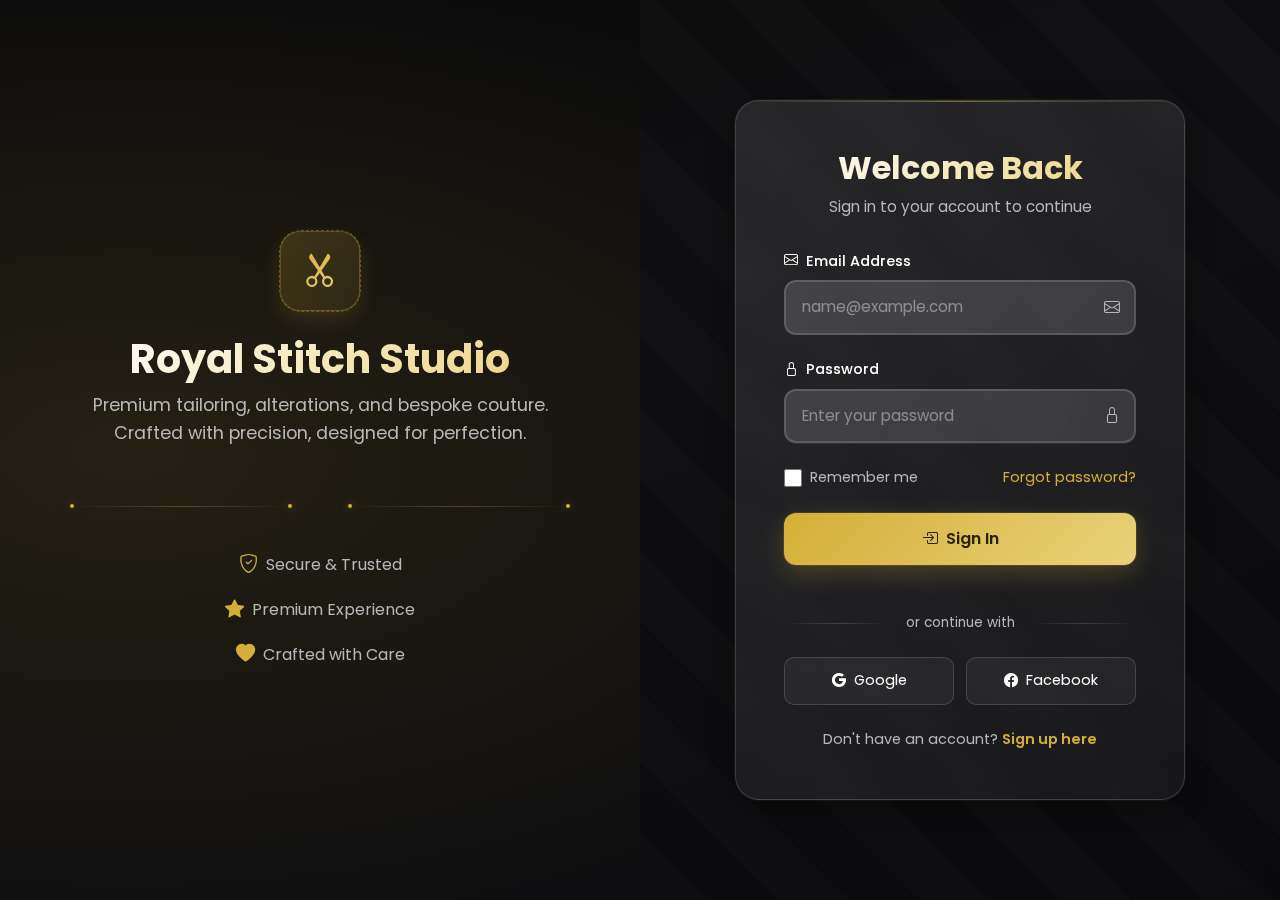
<file: royal-stitch-studio/login.html>
<!DOCTYPE html>
<html lang="en">
<head>
    <meta charset="utf-8" />
    <meta name="viewport" content="width=device-width, initial-scale=1" />
    <title>Login — Royal Stitch Studio</title>
    <meta name="description" content="Login to Royal Stitch Studio — Premium Tailoring & Couture" />

    <!-- Fonts -->
    <link href="https://fonts.googleapis.com/css2?family=Poppins:wght@300;400;500;600;700&display=swap" rel="stylesheet" />

    <!-- Bootstrap 5 -->
    <link href="https://cdn.jsdelivr.net/npm/bootstrap@5.3.3/dist/css/bootstrap.min.css" rel="stylesheet" />
    <!-- Bootstrap Icons -->
    <link href="https://cdn.jsdelivr.net/npm/bootstrap-icons@1.11.3/font/bootstrap-icons.css" rel="stylesheet" />

    <!-- Custom CSS -->
    <link rel="stylesheet" href="assets/css/style.css" />
    
    <style>
        /* Login Page Specific Styles - Moderate UI Mode */
        .login-container {
            min-height: 100vh;
            display: flex;
            align-items: stretch;
            background: linear-gradient(160deg, var(--black) 0%, #0e0e10 40%, #0a0a0c 100%);
            position: relative;
            overflow: hidden;
        }

        /* Background Pattern */
        .login-container::before {
            content: '';
            position: fixed;
            top: 0;
            left: 0;
            width: 100%;
            height: 100%;
            background: 
                repeating-linear-gradient(
                    45deg,
                    transparent,
                    transparent 50px,
                    rgba(255, 255, 255, 0.015) 50px,
                    rgba(255, 255, 255, 0.015) 100px
                );
            z-index: 0;
            pointer-events: none;
        }

        /* Left Side - Branding */
        .login-left {
            flex: 1;
            display: flex;
            align-items: center;
            justify-content: center;
            padding: 3rem;
            position: relative;
            background: 
                radial-gradient(1400px 700px at 20% 50%, rgba(212,175,55,0.12), transparent 70%),
                linear-gradient(180deg, var(--black) 0%, #0e0e10 100%);
            z-index: 1;
        }

        .login-left-content {
            max-width: 500px;
            text-align: center;
            position: relative;
            z-index: 2;
        }

        .login-brand {
            margin-bottom: 3rem;
        }

        .login-brand-icon {
            width: 80px;
            height: 80px;
            border-radius: 20px;
            background: linear-gradient(135deg, rgba(212,175,55,0.2), rgba(212,175,55,0.1));
            backdrop-filter: blur(10px);
            -webkit-backdrop-filter: blur(10px);
            border: 1px solid var(--border-gold);
            display: flex;
            align-items: center;
            justify-content: center;
            margin: 0 auto 1.5rem;
            box-shadow: 0 8px 20px rgba(212,175,55,0.15);
            position: relative;
        }

        .login-brand-icon::after {
            content: '';
            position: absolute;
            inset: -2px;
            border-radius: 22px;
            border: 1px dashed rgba(212,175,55,0.4);
            pointer-events: none;
        }

        .login-brand-icon i {
            font-size: 36px;
            color: var(--gold);
            background: linear-gradient(135deg, var(--gold), var(--gold-200));
            -webkit-background-clip: text;
            -webkit-text-fill-color: transparent;
            background-clip: text;
        }

        .login-brand h1 {
            font-weight: 700;
            font-size: 2.5rem;
            margin-bottom: 0.5rem;
            background: linear-gradient(135deg, var(--white), var(--gold-200));
            -webkit-background-clip: text;
            -webkit-text-fill-color: transparent;
            background-clip: text;
        }

        .login-brand p {
            color: var(--muted);
            font-size: 1.1rem;
            line-height: 1.6;
        }

        /* Stitching Decorative Elements */
        .stitch-decoration {
            display: flex;
            align-items: center;
            justify-content: center;
            gap: 1rem;
            margin: 2rem 0;
        }

        .stitch-line {
            flex: 1;
            height: 1px;
            background: linear-gradient(90deg, transparent, rgba(212,175,55,0.3), transparent);
            position: relative;
        }

        .stitch-line::before,
        .stitch-line::after {
            content: '';
            position: absolute;
            top: -2px;
            width: 4px;
            height: 4px;
            border-radius: 50%;
            background: var(--gold);
            box-shadow: 0 0 8px rgba(212,175,55,0.5);
        }

        .stitch-line::before {
            left: 0;
        }

        .stitch-line::after {
            right: 0;
        }

        .stitch-icon {
            width: 24px;
            height: 24px;
            display: flex;
            align-items: center;
            justify-content: center;
            color: var(--gold);
        }

        /* Right Side - Login Form */
        .login-right {
            flex: 1;
            display: flex;
            align-items: center;
            justify-content: center;
            padding: 3rem;
            position: relative;
            z-index: 1;
        }

        .login-form-wrapper {
            width: 100%;
            max-width: 450px;
        }

        .login-form-card {
            background: linear-gradient(135deg, rgba(255,255,255,0.1) 0%, rgba(255,255,255,0.05) 100%);
            backdrop-filter: blur(20px) saturate(180%);
            -webkit-backdrop-filter: blur(20px) saturate(180%);
            border: 1px solid var(--border);
            border-radius: 24px;
            padding: 3rem;
            box-shadow: var(--shadow-soft);
            position: relative;
            overflow: hidden;
        }

        .login-form-card::before {
            content: '';
            position: absolute;
            top: 0;
            left: 0;
            right: 0;
            height: 1px;
            background: linear-gradient(90deg, transparent, rgba(212,175,55,0.5), transparent);
        }

        .login-form-header {
            margin-bottom: 2rem;
            text-align: center;
        }

        .login-form-header h2 {
            font-weight: 700;
            font-size: 2rem;
            margin-bottom: 0.5rem;
            background: linear-gradient(135deg, var(--white), var(--gold-200));
            -webkit-background-clip: text;
            -webkit-text-fill-color: transparent;
            background-clip: text;
        }

        .login-form-header p {
            color: var(--muted);
            font-size: 0.95rem;
        }

        /* Form Inputs */
        .login-form-group {
            margin-bottom: 1.5rem;
            position: relative;
        }

        .login-form-label {
            display: block;
            margin-bottom: 0.5rem;
            color: var(--white);
            font-weight: 500;
            font-size: 0.9rem;
        }

        .login-form-input {
            width: 100%;
            padding: 0.875rem 1rem;
            background: rgba(255,255,255,0.06);
            backdrop-filter: blur(10px);
            -webkit-backdrop-filter: blur(10px);
            border: 2px solid var(--border);
            border-radius: 12px;
            color: var(--white);
            font-size: 0.95rem;
            transition: all 0.3s ease;
            font-family: 'Poppins', sans-serif;
        }

        .login-form-input:focus {
            outline: none;
            background: rgba(255,255,255,0.08);
            border-color: var(--gold);
            box-shadow: 0 0 0 4px rgba(212,175,55,0.1), 0 4px 16px rgba(212,175,55,0.15);
            transform: translateY(-1px);
        }

        .login-form-input::placeholder {
            color: rgba(255,255,255,0.4);
        }

        .login-form-input-wrapper {
            position: relative;
        }

        .login-form-input-icon {
            position: absolute;
            right: 1rem;
            top: 50%;
            transform: translateY(-50%);
            color: var(--muted);
            pointer-events: none;
        }

        .login-form-input:focus ~ .login-form-input-icon {
            color: var(--gold);
        }

        /* Remember Me & Forgot Password */
        .login-form-options {
            display: flex;
            justify-content: space-between;
            align-items: center;
            margin-bottom: 1.5rem;
            font-size: 0.9rem;
        }

        .login-form-checkbox {
            display: flex;
            align-items: center;
            gap: 0.5rem;
            color: var(--muted);
            cursor: pointer;
        }

        .login-form-checkbox input[type="checkbox"] {
            width: 18px;
            height: 18px;
            accent-color: var(--gold);
            cursor: pointer;
        }

        .login-form-forgot {
            color: var(--gold);
            text-decoration: none;
            transition: all 0.25s ease;
        }

        .login-form-forgot:hover {
            color: var(--gold-200);
            text-decoration: underline;
        }

        /* Submit Button */
        .login-form-submit {
            width: 100%;
            padding: 0.875rem 1.5rem;
            background: linear-gradient(135deg, var(--gold) 0%, var(--gold-200) 100%);
            color: #2a2109;
            border: none;
            border-radius: 12px;
            font-weight: 600;
            font-size: 1rem;
            cursor: pointer;
            transition: all 0.3s ease;
            box-shadow: var(--shadow-gold);
            position: relative;
            overflow: hidden;
            margin-bottom: 1.5rem;
        }

        .login-form-submit::before {
            content: '';
            position: absolute;
            top: 0;
            left: -100%;
            width: 100%;
            height: 100%;
            background: linear-gradient(90deg, transparent, rgba(255,255,255,0.3), transparent);
            transition: left 0.5s ease;
        }

        .login-form-submit:hover {
            transform: translateY(-2px);
            box-shadow: 0 12px 32px rgba(212,175,55,0.35), 0 0 0 1px rgba(212,175,55,0.2);
        }

        .login-form-submit:hover::before {
            left: 100%;
        }

        .login-form-submit:active {
            transform: translateY(0);
        }

        /* Divider */
        .login-form-divider {
            display: flex;
            align-items: center;
            margin: 1.5rem 0;
            color: var(--muted);
            font-size: 0.85rem;
        }

        .login-form-divider::before,
        .login-form-divider::after {
            content: '';
            flex: 1;
            height: 1px;
            background: linear-gradient(90deg, transparent, var(--border), transparent);
        }

        .login-form-divider span {
            padding: 0 1rem;
        }

        /* Social Login */
        .login-form-social {
            display: grid;
            grid-template-columns: 1fr 1fr;
            gap: 0.75rem;
            margin-bottom: 1.5rem;
        }

        .login-social-btn {
            padding: 0.75rem;
            background: rgba(255,255,255,0.05);
            border: 1px solid var(--border);
            border-radius: 10px;
            color: var(--white);
            text-decoration: none;
            display: flex;
            align-items: center;
            justify-content: center;
            gap: 0.5rem;
            transition: all 0.3s ease;
            font-size: 0.9rem;
        }

        .login-social-btn:hover {
            background: rgba(255,255,255,0.08);
            border-color: var(--border-gold);
            color: var(--gold);
            transform: translateY(-2px);
        }

        /* Sign Up Link */
        .login-form-signup {
            text-align: center;
            color: var(--muted);
            font-size: 0.9rem;
        }

        .login-form-signup a {
            color: var(--gold);
            text-decoration: none;
            font-weight: 600;
            transition: all 0.25s ease;
        }

        .login-form-signup a:hover {
            color: var(--gold-200);
            text-decoration: underline;
        }

        /* Responsive */
        @media (max-width: 991.98px) {
            .login-container {
                flex-direction: column;
            }

            .login-left {
                min-height: 40vh;
                padding: 2rem;
            }

            .login-right {
                padding: 2rem;
            }

            .login-form-card {
                padding: 2rem;
            }

            .login-brand h1 {
                font-size: 2rem;
            }
        }

        @media (max-width: 575.98px) {
            .login-form-card {
                padding: 1.5rem;
            }

            .login-form-social {
                grid-template-columns: 1fr;
            }
        }

        /* Animation */
        @keyframes fadeInUp {
            from {
                opacity: 0;
                transform: translateY(20px);
            }
            to {
                opacity: 1;
                transform: translateY(0);
            }
        }

        .login-left-content,
        .login-form-card {
            animation: fadeInUp 0.6s ease-out;
        }
    </style>
</head>
<body>
    <div class="login-container">
        <!-- Left Side - Branding -->
        <div class="login-left">
            <div class="login-left-content">
                <div class="login-brand">
                    <div class="login-brand-icon">
                        <i class="bi bi-scissors"></i>
                    </div>
                    <h1>Royal <span style="color: var(--gold)">Stitch</span> Studio</h1>
                    <p>Premium tailoring, alterations, and bespoke couture. Crafted with precision, designed for perfection.</p>
                </div>

                <div class="stitch-decoration">
                    <div class="stitch-line"></div>
                    <div class="stitch-icon">
                        <i class="bi bi-thread"></i>
                    </div>
                    <div class="stitch-line"></div>
                </div>

                <div class="d-flex flex-column gap-3 mt-4">
                    <div class="d-flex align-items-center gap-2 justify-content-center">
                        <i class="bi bi-shield-check" style="color: var(--gold); font-size: 1.2rem;"></i>
                        <span class="muted">Secure & Trusted</span>
                    </div>
                    <div class="d-flex align-items-center gap-2 justify-content-center">
                        <i class="bi bi-star-fill" style="color: var(--gold); font-size: 1.2rem;"></i>
                        <span class="muted">Premium Experience</span>
                    </div>
                    <div class="d-flex align-items-center gap-2 justify-content-center">
                        <i class="bi bi-heart-fill" style="color: var(--gold); font-size: 1.2rem;"></i>
                        <span class="muted">Crafted with Care</span>
                    </div>
                </div>
            </div>
        </div>

        <!-- Right Side - Login Form -->
        <div class="login-right">
            <div class="login-form-wrapper">
                <div class="login-form-card">
                    <div class="login-form-header">
                        <h2>Welcome Back</h2>
                        <p>Sign in to your account to continue</p>
                    </div>

                    <form id="loginForm" onsubmit="event.preventDefault(); handleLogin();">
                        <div class="login-form-group">
                            <label class="login-form-label" for="email">
                                <i class="bi bi-envelope me-2"></i>Email Address
                            </label>
                            <div class="login-form-input-wrapper">
                                <input 
                                    type="email" 
                                    id="email" 
                                    class="login-form-input" 
                                    placeholder="name@example.com" 
                                    required 
                                />
                                <i class="bi bi-envelope login-form-input-icon"></i>
                            </div>
                        </div>

                        <div class="login-form-group">
                            <label class="login-form-label" for="password">
                                <i class="bi bi-lock me-2"></i>Password
                            </label>
                            <div class="login-form-input-wrapper">
                                <input 
                                    type="password" 
                                    id="password" 
                                    class="login-form-input" 
                                    placeholder="Enter your password" 
                                    required 
                                />
                                <i class="bi bi-lock login-form-input-icon"></i>
                            </div>
                        </div>

                        <div class="login-form-options">
                            <label class="login-form-checkbox">
                                <input type="checkbox" id="remember" />
                                <span>Remember me</span>
                            </label>
                            <a href="#" class="login-form-forgot">Forgot password?</a>
                        </div>

                        <button type="submit" class="login-form-submit">
                            <i class="bi bi-box-arrow-in-right me-2"></i>Sign In
                        </button>

                        <div class="login-form-divider">
                            <span>or continue with</span>
                        </div>

                        <div class="login-form-social">
                            <a href="#" class="login-social-btn">
                                <i class="bi bi-google"></i>
                                <span>Google</span>
                            </a>
                            <a href="#" class="login-social-btn">
                                <i class="bi bi-facebook"></i>
                                <span>Facebook</span>
                            </a>
                        </div>

                        <div class="login-form-signup">
                            Don't have an account? <a href="signup.html">Sign up here</a>
                        </div>
                    </form>
                </div>
            </div>
        </div>
    </div>

    <!-- Scripts -->
    <script src="https://cdn.jsdelivr.net/npm/bootstrap@5.3.3/dist/js/bootstrap.bundle.min.js"></script>
    <script>
        // Login Form Handler
        function handleLogin() {
            const email = document.getElementById('email').value;
            const password = document.getElementById('password').value;
            const remember = document.getElementById('remember').checked;

            // Demo login - replace with your backend API
            console.log('Login attempt:', { email, remember });
            
            // Simulate login process
            const submitBtn = document.querySelector('.login-form-submit');
            const originalText = submitBtn.innerHTML;
            submitBtn.innerHTML = '<i class="bi bi-arrow-repeat spin me-2"></i>Signing in...';
            submitBtn.disabled = true;

            setTimeout(() => {
                alert('Login successful! Redirecting...');
                // window.location.href = 'index.html'; // Uncomment to redirect
                submitBtn.innerHTML = originalText;
                submitBtn.disabled = false;
            }, 1500);
        }

        // Add spin animation for loading state
        const style = document.createElement('style');
        style.textContent = `
            @keyframes spin {
                from { transform: rotate(0deg); }
                to { transform: rotate(360deg); }
            }
            .spin {
                animation: spin 1s linear infinite;
            }
        `;
        document.head.appendChild(style);
    </script>
</body>
</html>
</file>
<file: royal-stitch-studio/assets/css/style.css>
:root {
    --gold: #d4af37;
    --gold-200: #ead27a;
    --gold-300: #f0e1a3;
    --black: #0b0b0c;
    --black-2: #121214;
    --white: #ffffff;
    --muted: #b7b7b9;
    --glass: rgba(255, 255, 255, 0.08);
    --glass-strong: rgba(255, 255, 255, 0.12);
    --border: rgba(255, 255, 255, 0.15);
    --border-gold: rgba(212, 175, 55, 0.3);
    --shadow: 0 12px 40px rgba(0,0,0,0.4), 0 0 0 1px rgba(255,255,255,0.05);
    --shadow-soft: 0 8px 24px rgba(0,0,0,0.3), 0 0 0 1px rgba(255,255,255,0.05);
    --shadow-gold: 0 8px 24px rgba(212,175,55,0.25), 0 0 0 1px rgba(212,175,55,0.15);
}

html, body {
    scroll-behavior: smooth;
    background: linear-gradient(160deg, var(--black) 0%, #0e0e10 40%, #0a0a0c 100%);
    color: var(--white);
    font-family: 'Poppins', system-ui, -apple-system, Segoe UI, Roboto, Arial, sans-serif;
    position: relative;
}

/* Subtle background pattern */
body::before {
    content: '';
    position: fixed;
    top: 0;
    left: 0;
    width: 100%;
    height: 100%;
    background: 
        repeating-linear-gradient(
            45deg,
            transparent,
            transparent 50px,
            rgba(255, 255, 255, 0.015) 50px,
            rgba(255, 255, 255, 0.015) 100px
        );
    z-index: 0;
    pointer-events: none;
}

/* Pro mode navbar: reduced glass, premium depth, modern underline animation */
.navbar {
    background: rgba(12,12,14,0.9);
    backdrop-filter: blur(6px) saturate(140%);
    -webkit-backdrop-filter: blur(6px) saturate(140%);
    border-bottom: 1px solid rgba(255,255,255,0.08);
    box-shadow: none;
    transition: background 0.3s ease, box-shadow 0.3s ease, border-color 0.3s ease;
}
.navbar.nav-scrolled {
    background: rgba(8,8,10,0.95);
    border-bottom-color: rgba(255,255,255,0.12);
    box-shadow: 0 8px 24px rgba(0,0,0,0.35), 0 0 0 1px rgba(255,255,255,0.04);
}
.navbar .nav-link {
    color: #eaeaea;
    opacity: 0.9;
    position: relative;
    transition: color 0.25s ease, opacity 0.25s ease, text-shadow 0.25s ease;
    padding: 0.5rem 0.75rem;
    border-radius: 10px;
}
.navbar .nav-link::after {
    content: '';
    position: absolute;
    left: 10px;
    right: 10px;
    bottom: -6px;
    height: 2px;
    background: linear-gradient(90deg, var(--gold), var(--gold-200));
    transform: scaleX(0);
    transform-origin: left;
    transition: transform 0.25s ease;
}
.navbar .nav-link:hover,
.navbar .nav-link:focus-visible {
    color: var(--gold);
    opacity: 1;
    text-shadow: 0 0 8px rgba(212,175,55,0.25);
    outline: none;
}
.navbar .nav-link:hover::after,
.navbar .nav-link:focus-visible::after,
.navbar .nav-link.active::after {
    transform: scaleX(1);
}
.navbar .nav-link.active {
    color: var(--gold);
    font-weight: 600;
}
.brand-mark {
    font-weight: 700; 
    letter-spacing: 0.5px;
    color: var(--white);
    transition: all 0.3s ease;
}
.brand-em { 
    color: var(--gold);
    background: linear-gradient(135deg, var(--gold), var(--gold-200));
    -webkit-background-clip: text;
    -webkit-text-fill-color: transparent;
    background-clip: text;
}

.btn-gold {
    background: linear-gradient(135deg, var(--gold) 0%, var(--gold-200) 100%);
    color: #2a2109; 
    border: none;
    box-shadow: var(--shadow-gold);
    position: relative;
    overflow: hidden;
    transition: all 0.3s ease;
}
/* Quote button: stitched accent + soft pulse */
.btn-quote {
    position: relative;
    border-radius: 12px;
    isolation: isolate;
}
.btn-quote::after {
    content: '';
    position: absolute;
    inset: 2px;
    border-radius: 10px;
    border: 1px dashed rgba(42, 33, 9, 0.45);
    pointer-events: none;
}
.btn-quote:hover { transform: translateY(-2px) scale(1.01); }
.btn-quote:active { transform: translateY(0) scale(1); }
.btn-quote .bi-chat-dots { transition: transform 0.25s ease; }
.btn-quote:hover .bi-chat-dots { transform: translateY(-1px); }
@keyframes softPulse {
    0%, 100% { box-shadow: 0 0 0 0 rgba(212,175,55,0.0), 0 0 0 0 rgba(212,175,55,0.0); }
    50% { box-shadow: 0 0 0 6px rgba(212,175,55,0.12), 0 0 0 10px rgba(212,175,55,0.06); }
}
.btn-quote.pulse { animation: softPulse 2.6s ease-in-out infinite; }
.btn-gold::before {
    content: '';
    position: absolute;
    top: 0;
    left: -100%;
    width: 100%;
    height: 100%;
    background: linear-gradient(90deg, transparent, rgba(255,255,255,0.3), transparent);
    transition: left 0.5s ease;
}
.btn-gold:hover { 
    transform: translateY(-2px);
    box-shadow: 0 12px 32px rgba(212,175,55,0.35), 0 0 0 1px rgba(212,175,55,0.2);
    color: #231c07; 
}
.btn-gold:hover::before {
    left: 100%;
}
.btn-ghost {
    border: 2px solid var(--border-gold);
    color: var(--gold);
    background: rgba(212,175,55,0.05);
    backdrop-filter: blur(10px);
    -webkit-backdrop-filter: blur(10px);
    transition: all 0.3s ease;
}
.btn-ghost:hover { 
    background: rgba(212,175,55,0.12); 
    color: var(--gold-200); 
    border-color: var(--gold);
    transform: translateY(-2px);
    box-shadow: 0 8px 20px rgba(212,175,55,0.2);
}

.section {
    padding: 100px 0;
    position: relative;
}
.section-title {
    font-weight: 700;
    letter-spacing: 0.4px;
    background: linear-gradient(135deg, var(--white) 0%, var(--gold-200) 100%);
    -webkit-background-clip: text;
    -webkit-text-fill-color: transparent;
    background-clip: text;
}
.section-subtitle {
    color: var(--muted);
}

.hero {
    position: relative;
    padding: 140px 0 100px;
    background: 
        radial-gradient(1400px 700px at 80% -10%, rgba(212,175,55,0.15), transparent 65%),
        radial-gradient(1000px 600px at 10% 20%, rgba(255,255,255,0.08), transparent 60%);
    overflow: hidden;
}
.hero::before {
    content: '';
    position: absolute;
    top: 0;
    left: 0;
    right: 0;
    bottom: 0;
    background: linear-gradient(135deg, rgba(212,175,55,0.03) 0%, transparent 50%, rgba(255,255,255,0.02) 100%);
    pointer-events: none;
}
.hero-card {
    background: linear-gradient(180deg, rgba(255,255,255,0.1) 0%, rgba(255,255,255,0.05) 100%);
    backdrop-filter: blur(20px) saturate(180%);
    -webkit-backdrop-filter: blur(20px) saturate(180%);
    border: 1px solid var(--border);
    border-radius: 20px;
    box-shadow: var(--shadow);
    position: relative;
    overflow: hidden;
}
.hero-card::before {
    content: '';
    position: absolute;
    top: 0;
    left: 0;
    right: 0;
    height: 1px;
    background: linear-gradient(90deg, transparent, rgba(212,175,55,0.5), transparent);
}
.hero h1 { 
    font-weight: 700; 
    line-height: 1.2;
}
.hero p { 
    color: var(--muted); 
    line-height: 1.7;
}

.glass-card {
    background: linear-gradient(135deg, rgba(255,255,255,0.1) 0%, rgba(255,255,255,0.05) 100%);
    backdrop-filter: blur(20px) saturate(180%);
    -webkit-backdrop-filter: blur(20px) saturate(180%);
    border: 1px solid var(--border);
    border-radius: 18px;
    box-shadow: var(--shadow-soft);
    transition: all 0.3s ease;
    position: relative;
    overflow: hidden;
}
.glass-card::before {
    content: '';
    position: absolute;
    top: 0;
    left: 0;
    right: 0;
    height: 1px;
    background: linear-gradient(90deg, transparent, rgba(255,255,255,0.2), transparent);
}
.glass-card:hover {
    transform: translateY(-2px);
    box-shadow: 0 12px 32px rgba(0,0,0,0.35), 0 0 0 1px rgba(255,255,255,0.08);
    border-color: var(--border-gold);
}
.gold-divider {
    width: 64px; 
    height: 4px; 
    background: linear-gradient(90deg, var(--gold), var(--gold-200));
    border-radius: 2px; 
    opacity: 0.95;
    box-shadow: 0 2px 8px rgba(212,175,55,0.3);
}
.icon-pill {
    width: 56px; 
    height: 56px; 
    border-radius: 14px;
    display: inline-flex; 
    align-items: center; 
    justify-content: center;
    background: linear-gradient(135deg, rgba(212,175,55,0.15), rgba(212,175,55,0.08));
    backdrop-filter: blur(10px);
    -webkit-backdrop-filter: blur(10px);
    border: 1px solid var(--border-gold);
    color: var(--gold);
    transition: all 0.3s ease;
    box-shadow: 0 4px 12px rgba(212,175,55,0.15);
}
/* Icon styling - gold color */
.icon-pill i { color: var(--gold); font-size: 20px; }
.icon-pill:hover {
    transform: scale(1.05) rotate(5deg);
    box-shadow: 0 6px 16px rgba(212,175,55,0.25);
}

/* Services pricing */
.price-card {
    transition: all 0.3s ease;
}
.price-card:hover { 
    transform: translateY(-6px); 
    box-shadow: 0 16px 40px rgba(0,0,0,0.4), 0 0 0 1px rgba(212,175,55,0.2);
}
.price {
    font-weight: 700; 
    font-size: 28px; 
    background: linear-gradient(135deg, var(--gold), var(--gold-200));
    -webkit-background-clip: text;
    -webkit-text-fill-color: transparent;
    background-clip: text;
}

/* Portfolio - Pro Mode: Clean Modern Card Design */
#portfolio .container {
    padding-left: 2rem;
    padding-right: 2rem;
}
@media (min-width: 768px) {
    #portfolio .container {
        padding-left: 3rem;
        padding-right: 3rem;
    }
}
@media (min-width: 992px) {
    #portfolio .container {
        padding-left: 4rem;
        padding-right: 4rem;
    }
}
.portfolio-card {
    background: linear-gradient(135deg, rgba(255,255,255,0.1) 0%, rgba(255,255,255,0.05) 100%);
    backdrop-filter: blur(20px) saturate(180%);
    -webkit-backdrop-filter: blur(20px) saturate(180%);
    border: 1px solid var(--border);
    border-radius: 18px;
    padding: 2rem;
    transition: all 0.4s cubic-bezier(0.4, 0, 0.2, 1);
    box-shadow: var(--shadow-soft);
    position: relative;
    overflow: hidden;
    height: 100%;
    display: flex;
    flex-direction: column;
    align-items: center;
    text-align: center;
}
.portfolio-card::before {
    content: '';
    position: absolute;
    top: 0;
    left: 0;
    right: 0;
    height: 1px;
    background: linear-gradient(90deg, transparent, rgba(212,175,55,0.5), transparent);
}
.portfolio-card:hover {
    transform: translateY(-8px);
    box-shadow: 0 16px 40px rgba(0,0,0,0.4), 0 0 0 1px rgba(212,175,55,0.2);
    border-color: var(--border-gold);
}
.portfolio-icon-wrapper {
    width: 100px;
    height: 100px;
    border-radius: 20px;
    background: linear-gradient(135deg, rgba(212,175,55,0.2), rgba(212,175,55,0.1));
    backdrop-filter: blur(10px);
    -webkit-backdrop-filter: blur(10px);
    border: 1px solid var(--border-gold);
    display: flex;
    align-items: center;
    justify-content: center;
    margin-bottom: 1.5rem;
    transition: all 0.4s cubic-bezier(0.4, 0, 0.2, 1);
    position: relative;
    box-shadow: 0 8px 20px rgba(212,175,55,0.15);
}
.portfolio-card:hover .portfolio-icon-wrapper {
    transform: scale(1.1) rotate(5deg);
    background: linear-gradient(135deg, rgba(212,175,55,0.3), rgba(212,175,55,0.15));
    box-shadow: 0 12px 28px rgba(212,175,55,0.3);
}
.portfolio-icon-wrapper::after {
    content: '';
    position: absolute;
    inset: -2px;
    border-radius: 22px;
    background: linear-gradient(135deg, var(--gold), var(--gold-200));
    opacity: 0;
    transition: opacity 0.4s ease;
    z-index: -1;
    filter: blur(8px);
}
.portfolio-card:hover .portfolio-icon-wrapper::after {
    opacity: 0.3;
}
.portfolio-card-icon {
    font-size: 48px;
    color: var(--gold);
    background: linear-gradient(135deg, var(--gold), var(--gold-200));
    -webkit-background-clip: text;
    -webkit-text-fill-color: transparent;
    background-clip: text;
    transition: all 0.4s ease;
    filter: drop-shadow(0 4px 8px rgba(212,175,55,0.3));
}
.portfolio-card:hover .portfolio-card-icon {
    transform: scale(1.15);
    filter: drop-shadow(0 6px 12px rgba(212,175,55,0.5));
}
.portfolio-card-title {
    font-size: 18px;
    font-weight: 600;
    color: var(--white);
    margin-bottom: 0.75rem;
    transition: color 0.3s ease;
}
.portfolio-card:hover .portfolio-card-title {
    color: var(--gold);
}
.portfolio-card-desc {
    font-size: 14px;
    color: var(--muted);
    line-height: 1.6;
    margin-bottom: 1.25rem;
    flex-grow: 1;
}
.portfolio-card-btn {
    padding: 10px 20px;
    font-size: 13px;
    border-radius: 10px;
    align-self: center;
}
.portfolio-filter {
    display: flex;
    flex-wrap: wrap;
    justify-content: center;
    gap: 12px;
    margin-bottom: 3rem;
}
.portfolio-filter-btn {
    padding: 10px 20px;
    background: rgba(255,255,255,0.05);
    border: 1px solid var(--border);
    border-radius: 10px;
    color: var(--muted);
    font-size: 14px;
    font-weight: 500;
    cursor: pointer;
    transition: all 0.3s ease;
    text-decoration: none;
    display: inline-block;
}
.portfolio-filter-btn:hover,
.portfolio-filter-btn.active {
    background: rgba(212,175,55,0.12);
    border-color: var(--border-gold);
    color: var(--gold);
    transform: translateY(-2px);
    box-shadow: 0 4px 12px rgba(212,175,55,0.2);
}
.portfolio-item.hidden {
    display: none;
}
#portfolioGrid {
    --bs-gutter-x: 1.5rem;
    --bs-gutter-y: 1.5rem;
}
@media (min-width: 768px) {
    #portfolioGrid {
        --bs-gutter-x: 2rem;
        --bs-gutter-y: 2rem;
    }
}
@media (min-width: 992px) {
    #portfolioGrid {
        --bs-gutter-x: 2.5rem;
        --bs-gutter-y: 2.5rem;
    }
}

/* Testimonials */
.testimonial { 
    border-left: 4px solid;
    border-image: linear-gradient(180deg, var(--gold), var(--gold-200)) 1;
    padding-left: 20px;
    transition: all 0.3s ease;
}
.testimonial:hover {
    transform: translateX(4px);
}

/* Contact */
.form-control, .form-select {
    background: rgba(255,255,255,0.06); 
    backdrop-filter: blur(10px);
    -webkit-backdrop-filter: blur(10px);
    border: 2px solid var(--border); 
    color: var(--white);
    transition: all 0.3s ease;
    border-radius: 12px;
}
.form-control:focus, .form-select:focus { 
    background: rgba(255,255,255,0.08);
    border-color: var(--gold); 
    box-shadow: 0 0 0 4px rgba(212,175,55,0.1), 0 4px 16px rgba(212,175,55,0.15);
    transform: translateY(-1px);
    outline: none;
}
.form-control::placeholder {
    color: rgba(255,255,255,0.4);
}

/* Footer - Pro Mode: Premium depth, modern sections, latest trends */
.footer { 
    border-top: 1px solid var(--border); 
    background: linear-gradient(180deg, rgba(8,8,10,0.95) 0%, rgba(6,6,8,0.98) 100%);
    backdrop-filter: blur(12px) saturate(140%);
    -webkit-backdrop-filter: blur(12px) saturate(140%);
    position: relative;
    overflow: hidden;
}
.footer::before {
    content: '';
    position: absolute;
    top: 0;
    left: 0;
    right: 0;
    height: 1px;
    background: linear-gradient(90deg, transparent, rgba(212,175,55,0.3), transparent);
}
.footer-section {
    padding: 60px 0 40px;
}
.footer-brand {
    margin-bottom: 24px;
}
.footer-brand h5 {
    font-weight: 700;
    letter-spacing: 0.5px;
    margin-bottom: 12px;
    background: linear-gradient(135deg, var(--white), var(--gold-200));
    -webkit-background-clip: text;
    -webkit-text-fill-color: transparent;
    background-clip: text;
}
.footer-brand p {
    color: var(--muted);
    font-size: 14px;
    line-height: 1.6;
}
.footer-links h6 {
    font-weight: 600;
    font-size: 14px;
    letter-spacing: 0.5px;
    margin-bottom: 20px;
    color: var(--white);
    text-transform: uppercase;
}
.footer-links ul {
    list-style: none;
    padding: 0;
    margin: 0;
}
.footer-links li {
    margin-bottom: 12px;
}
.footer-links a {
    color: var(--muted);
    text-decoration: none;
    font-size: 14px;
    transition: all 0.25s ease;
    display: inline-flex;
    align-items: center;
    gap: 8px;
}
.footer-links a:hover {
    color: var(--gold);
    transform: translateX(4px);
}
.footer-links a::before {
    content: '';
    width: 0;
    height: 1px;
    background: var(--gold);
    transition: width 0.25s ease;
}
.footer-links a:hover::before {
    width: 8px;
    margin-right: 4px;
}
.footer-social {
    display: flex;
    gap: 12px;
    margin-top: 20px;
}
.footer-social a {
    width: 40px;
    height: 40px;
    border-radius: 10px;
    display: inline-flex;
    align-items: center;
    justify-content: center;
    background: rgba(255,255,255,0.05);
    border: 1px solid var(--border);
    color: var(--muted);
    transition: all 0.3s ease;
    text-decoration: none;
}
.footer-social a:hover {
    background: rgba(212,175,55,0.12);
    border-color: var(--border-gold);
    color: var(--gold);
    transform: translateY(-2px);
    box-shadow: 0 4px 12px rgba(212,175,55,0.2);
}
.footer-newsletter {
    background: linear-gradient(135deg, rgba(255,255,255,0.06), rgba(255,255,255,0.03));
    backdrop-filter: blur(10px);
    -webkit-backdrop-filter: blur(10px);
    border: 1px solid var(--border);
    border-radius: 16px;
    padding: 24px;
}
.footer-newsletter h6 {
    font-weight: 600;
    margin-bottom: 12px;
    color: var(--white);
}
.footer-newsletter p {
    color: var(--muted);
    font-size: 13px;
    margin-bottom: 16px;
}
.footer-input-group {
    display: flex;
    gap: 8px;
    margin-bottom: 12px;
}
.footer-input {
    flex: 1;
    padding: 10px 14px;
    background: rgba(255,255,255,0.05);
    border: 1px solid var(--border);
    border-radius: 10px;
    color: var(--white);
    font-size: 14px;
    transition: all 0.3s ease;
}
.footer-input:focus {
    outline: none;
    border-color: var(--gold);
    background: rgba(255,255,255,0.08);
    box-shadow: 0 0 0 3px rgba(212,175,55,0.1);
}
.footer-input::placeholder {
    color: var(--muted);
}
.footer-bottom {
    border-top: 1px solid var(--border);
    padding: 24px 0;
    display: flex;
    flex-direction: column;
    align-items: center;
    justify-content: space-between;
    gap: 16px;
}
@media (min-width: 768px) {
    .footer-bottom {
        flex-direction: row;
    }
}
.footer-bottom .muted {
    font-size: 13px;
}
.footer-bottom-links {
    display: flex;
    gap: 20px;
    flex-wrap: wrap;
    justify-content: center;
}
.footer-bottom-links a {
    color: var(--muted);
    text-decoration: none;
    font-size: 13px;
    transition: color 0.25s ease;
}
.footer-bottom-links a:hover {
    color: var(--gold);
}

/* Scroll to Top Button - Pro Mode */
.scroll-to-top {
    position: fixed;
    bottom: 30px;
    right: 30px;
    width: 50px;
    height: 50px;
    border-radius: 12px;
    background: linear-gradient(135deg, var(--gold), var(--gold-200));
    color: #2a2109;
    border: none;
    box-shadow: 0 8px 24px rgba(212,175,55,0.3), 0 0 0 1px rgba(212,175,55,0.2);
    display: flex;
    align-items: center;
    justify-content: center;
    cursor: pointer;
    opacity: 0;
    visibility: hidden;
    transform: translateY(20px) scale(0.9);
    transition: all 0.3s cubic-bezier(0.4, 0, 0.2, 1);
    z-index: 1000;
    font-size: 20px;
}
.scroll-to-top.show {
    opacity: 1;
    visibility: visible;
    transform: translateY(0) scale(1);
}
.scroll-to-top:hover {
    transform: translateY(-4px) scale(1.05);
    box-shadow: 0 12px 32px rgba(212,175,55,0.4), 0 0 0 1px rgba(212,175,55,0.3);
    background: linear-gradient(135deg, var(--gold-200), var(--gold));
}
.scroll-to-top:active {
    transform: translateY(-2px) scale(1.02);
}
.scroll-to-top::before {
    content: '';
    position: absolute;
    inset: 2px;
    border-radius: 10px;
    border: 1px dashed rgba(42, 33, 9, 0.3);
    pointer-events: none;
}
@media (max-width: 768px) {
    .scroll-to-top {
        bottom: 20px;
        right: 20px;
        width: 45px;
        height: 45px;
        font-size: 18px;
    }
}

/* CTA Strip */
.cta-strip {
    background: linear-gradient(135deg, rgba(212,175,55,0.15) 0%, rgba(255,255,255,0.03) 100%);
    backdrop-filter: blur(10px);
    -webkit-backdrop-filter: blur(10px);
    border-top: 1px solid var(--border);
    border-bottom: 1px solid var(--border);
}

/* Small helpers */
.muted { color: var(--muted); }
.rounded-14 { border-radius: 14px; }
.rounded-18 { border-radius: 18px; }
.maxw-680 { max-width: 680px; }

/* Smooth animations */
@keyframes fadeInUp {
    from {
        opacity: 0;
        transform: translateY(20px);
    }
    to {
        opacity: 1;
        transform: translateY(0);
    }
}

.glass-card, .hero-card, .price-card {
    animation: fadeInUp 0.6s ease-out;
}

/* Responsive tweaks */
@media (max-width: 991.98px) {
    .hero { padding: 100px 0 70px; }
    .section { padding: 70px 0; }
}

/* Lite mode overrides: soft gradients, light glass, mild depth, smooth motion */
.navbar {
    background: rgba(12,12,14,0.6);
    backdrop-filter: blur(10px) saturate(140%);
    -webkit-backdrop-filter: blur(10px) saturate(140%);
    border-bottom: 1px solid rgba(255,255,255,0.08);
    box-shadow: 0 6px 18px rgba(0,0,0,0.18);
}
.navbar.nav-scrolled {
    background: rgba(10,10,12,0.75);
    border-bottom-color: rgba(255,255,255,0.12);
    box-shadow: 0 10px 24px rgba(0,0,0,0.25);
}
.btn-gold { box-shadow: 0 6px 18px rgba(212,175,55,0.25); }
.btn-gold:hover { transform: translateY(-1px); }
.btn-ghost { box-shadow: 0 4px 12px rgba(212,175,55,0.12); }

.glass-card, .hero-card {
    backdrop-filter: blur(14px) saturate(160%);
    -webkit-backdrop-filter: blur(14px) saturate(160%);
    box-shadow: 0 10px 24px rgba(0,0,0,0.22), 0 0 0 1px rgba(255,255,255,0.05);
}

/* Animations: reveal utilities */
.reveal-base { opacity: 0; transform: translateY(16px); transition: opacity 600ms ease, transform 600ms ease; }
.reveal-up { opacity: 0; transform: translateY(18px); }
.reveal-fade { opacity: 0; transform: translateY(0); }
.reveal-zoom { opacity: 0; transform: scale(0.98); }
.in.reveal-up { opacity: 1; transform: translateY(0); }
.in.reveal-fade { opacity: 1; transform: none; }
.in.reveal-zoom { opacity: 1; transform: scale(1); }

/* Hover motion tweaks */
.price-card:hover, .glass-card:hover { transform: translateY(-3px); }
.portfolio-item:hover { transform: translateY(-3px); }

/* Delay helpers */
.delay-1 { transition-delay: 80ms; }
.delay-2 { transition-delay: 160ms; }
.delay-3 { transition-delay: 240ms; }

/* Respect reduced motion */
@media (prefers-reduced-motion: reduce) {
    * { animation: none !important; transition: none !important; }
}
</file>
